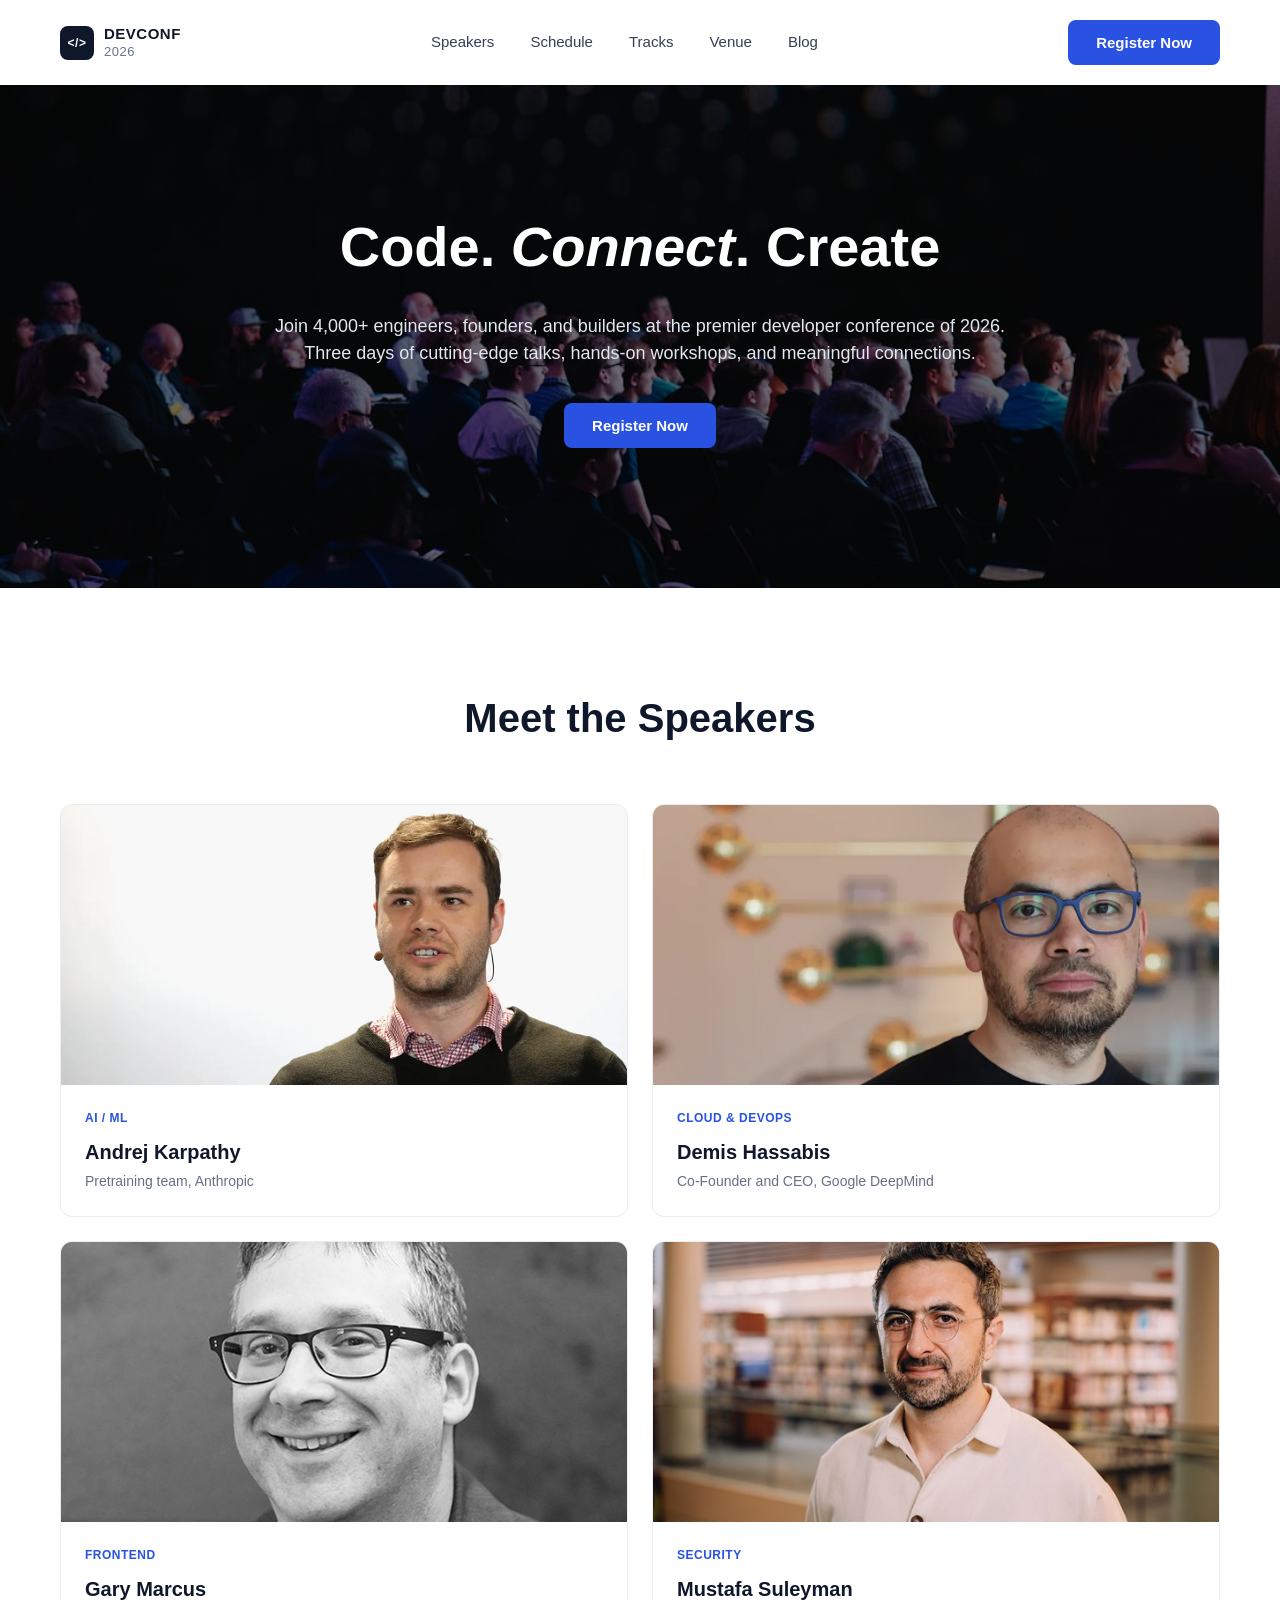
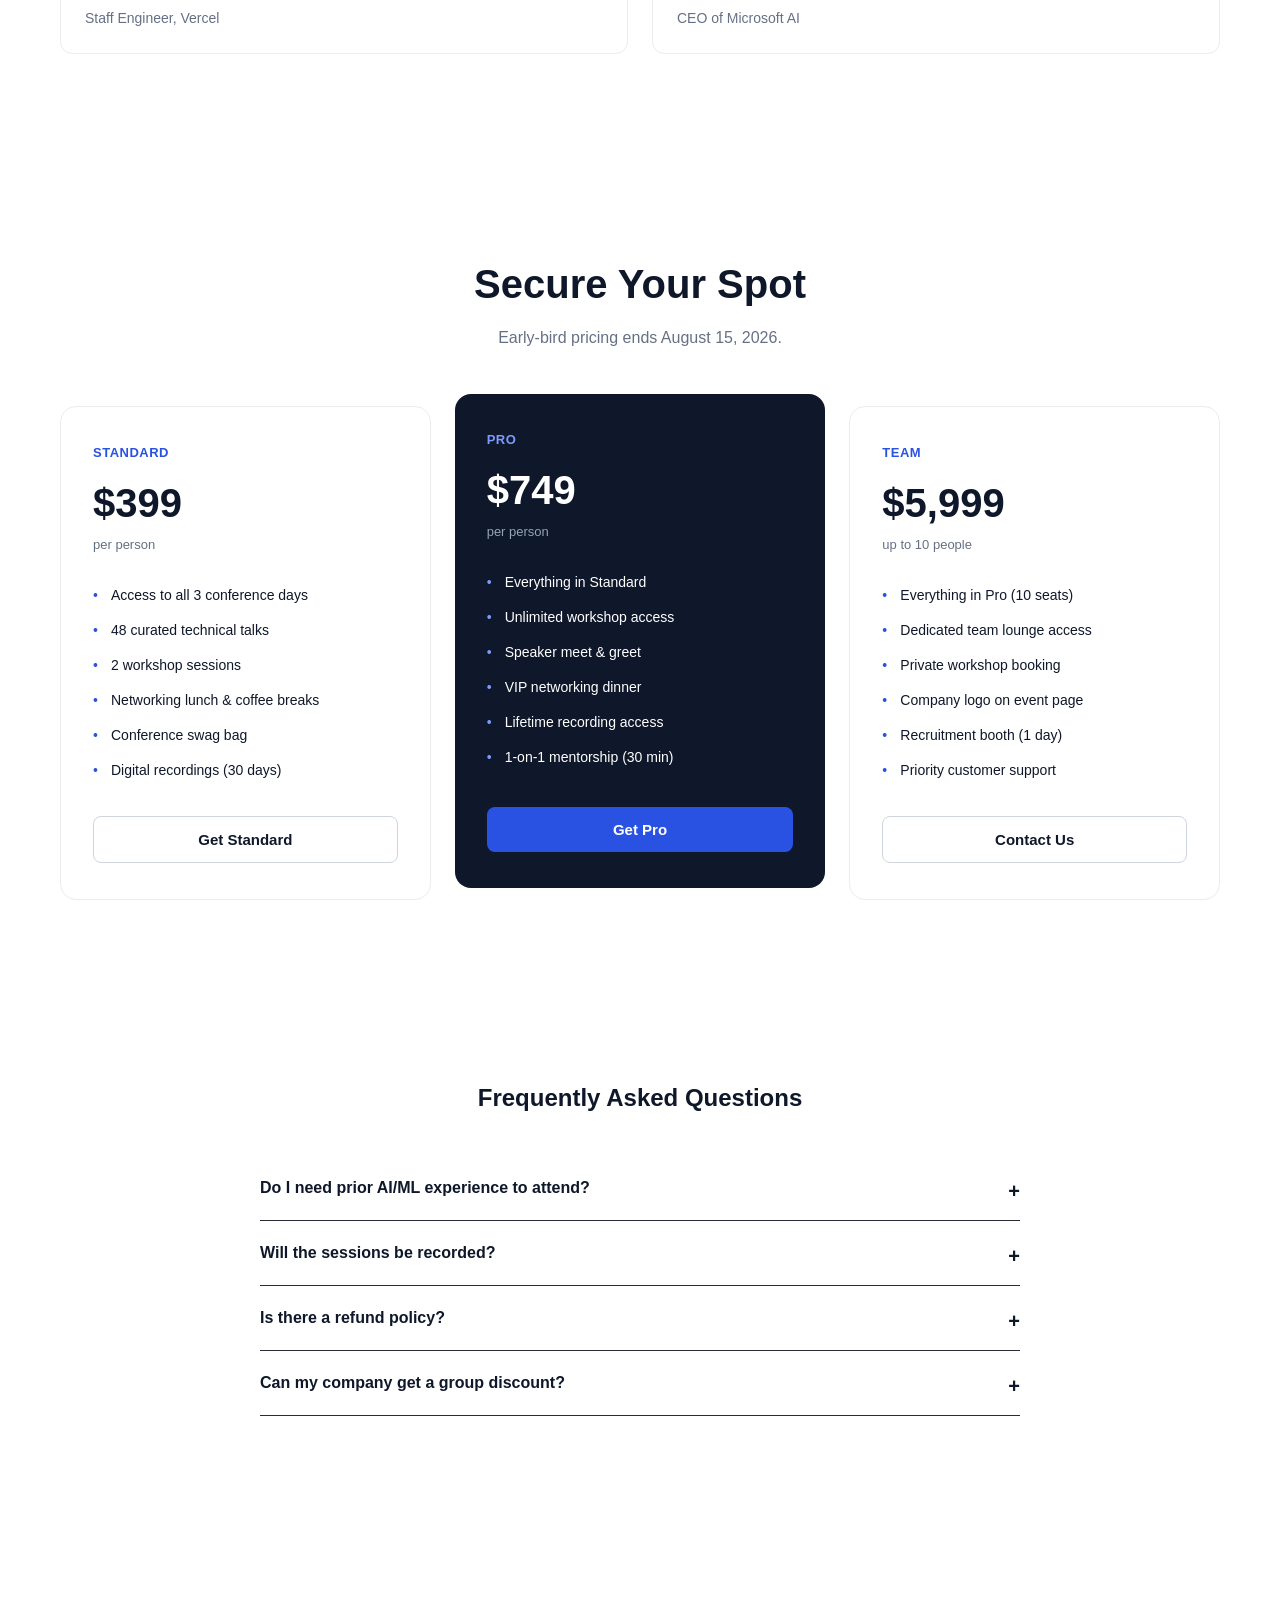
<file: index.html>
<!DOCTYPE html>
<html lang="en">
<head>
<meta charset="UTF-8">
<meta name="viewport" content="width=device-width, initial-scale=1.0">
<title>DevConf 2026 | Code. Connect. Create.</title>
<link rel="stylesheet" href="style.css">
</head>
<body>


  <header class="navbar">
    <div class="logo">
      <span class="logo-icon">&lt;/&gt;</span>
      <span class="logo-text">DEVCONF<br><span class="logo-year">2026</span></span>
    </div>
    <nav class="nav-links">
      <a href="#speakers">Speakers</a>
      <a href="#schedule">Schedule</a>
      <a href="#tracks">Tracks</a>
      <a href="#venue">Venue</a>
      <a href="#blog">Blog</a>
    </nav>
    <button class="btn btn-primary">Register Now</button>
  </header>

  <section class="hero">
    <div class="hero-content">
      <h1>Code. <em>Connect</em>. Create</h1>
      <p>Join 4,000+ engineers, founders, and builders at the premier developer
        conference of 2026. Three days of cutting-edge talks, hands-on workshops,
        and meaningful connections.</p>
      <button class="btn btn-primary">Register Now</button>
    </div>
  </section>


  <section class="speakers" id="speakers">
    <h2>Meet the Speakers</h2>
    <div class="speaker-grid">

      <div class="speaker-card">
        <div class="speaker-photo photo-1"></div>
        <div class="speaker-info">
          <span class="tag">AI / ML</span>
          <h3>Andrej Karpathy</h3>
          <p>Pretraining team, Anthropic</p>
        </div>
      </div>

      <div class="speaker-card">
        <div class="speaker-photo photo-2"></div>
        <div class="speaker-info">
          <span class="tag">CLOUD &amp; DEVOPS</span>
          <h3>Demis Hassabis</h3>
          <p>Co-Founder and CEO, Google DeepMind</p>
        </div>
      </div>

      <div class="speaker-card">
        <div class="speaker-photo photo-3"></div>
        <div class="speaker-info">
          <span class="tag">FRONTEND</span>
          <h3>Gary Marcus</h3>
          <p>Staff Engineer, Vercel</p>
        </div>
      </div>

      <div class="speaker-card">
        <div class="speaker-photo photo-4"></div>
        <div class="speaker-info">
          <span class="tag">SECURITY</span>
          <h3>Mustafa Suleyman</h3>
          <p>CEO of Microsoft AI</p>
        </div>
      </div>

    </div>
  </section>


  <section class="pricing" id="pricing">
    <h2>Secure Your Spot</h2>
    <p class="pricing-subtitle">Early-bird pricing ends August 15, 2026.</p>

    <div class="pricing-grid">

      <div class="price-card">
        <span class="plan-label">STANDARD</span>
        <div class="price">$399</div>
        <span class="price-note">per person</span>
        <ul>
          <li>Access to all 3 conference days</li>
          <li>48 curated technical talks</li>
          <li>2 workshop sessions</li>
          <li>Networking lunch &amp; coffee breaks</li>
          <li>Conference swag bag</li>
          <li>Digital recordings (30 days)</li>
        </ul>
        <button class="btn btn-outline">Get Standard</button>
      </div>

      <div class="price-card price-card-featured">
        <span class="plan-label">PRO</span>
        <div class="price">$749</div>
        <span class="price-note">per person</span>
        <ul>
          <li>Everything in Standard</li>
          <li>Unlimited workshop access</li>
          <li>Speaker meet &amp; greet</li>
          <li>VIP networking dinner</li>
          <li>Lifetime recording access</li>
          <li>1-on-1 mentorship (30 min)</li>
        </ul>
        <button class="btn btn-primary">Get Pro</button>
      </div>

      <div class="price-card">
        <span class="plan-label">TEAM</span>
        <div class="price">$5,999</div>
        <span class="price-note">up to 10 people</span>
        <ul>
          <li>Everything in Pro (10 seats)</li>
          <li>Dedicated team lounge access</li>
          <li>Private workshop booking</li>
          <li>Company logo on event page</li>
          <li>Recruitment booth (1 day)</li>
          <li>Priority customer support</li>
        </ul>
        <button class="btn btn-outline">Contact Us</button>
      </div>

    </div>
  </section>
  </div>
      </section>


      <section class="faq" id="faq">
        <h2>Frequently Asked Questions</h2>
        <div class="faq-list">

          <details class="faq-item">
            <summary class="faq-question">Do I need prior AI/ML experience to attend?</summary>
            <p class="faq-answer">Not at all. DevConf 2026 has tracks for every level — beginner-friendly workshops as well as deep technical talks for experienced engineers.</p>
          </details>

          <details class="faq-item">
            <summary class="faq-question">Will the sessions be recorded?</summary>
            <p class="faq-answer">Yes, all sessions are recorded. Standard ticket holders get 30 days of access, while Pro ticket holders get lifetime access.</p>
          </details>

          <details class="faq-item">
            <summary class="faq-question">Is there a refund policy?</summary>
            <p class="faq-answer">Full refunds are available up to 14 days before the event. After that, tickets can be transferred to another attendee.</p>
          </details>

          <details class="faq-item">
            <summary class="faq-question">Can my company get a group discount?</summary>
            <p class="faq-answer">Yes, teams of 5 or more get a discount. Reach out through the Contact Us button for a custom quote.</p>
          </details>

        </div>
      </section>

    
      <footer class="footer">


  <footer class="footer">
    <div class="footer-top">
    
    </div>
    <hr>
  </footer>

</body>
</html>
</file>
<file: style.css>
* {
  margin: 0;
  padding: 0;
  box-sizing: border-box;
}

body {
  font-family: -apple-system, BlinkMacSystemFont, 'Segoe UI', Roboto, Helvetica, Arial, sans-serif;
  color: #0f172a;
  line-height: 1.5;
}

ul {
  list-style: none;
}

a {
  text-decoration: none;
  color: inherit;
}

.btn {
  padding: 14px 28px;
  border-radius: 8px;
  font-size: 15px;
  font-weight: 600;
  border: none;
  cursor: pointer;
}

.btn-primary {
  background-color: #2952e3;
  color: #ffffff;
}

.btn-primary:hover {
  background-color: #1f3fc4;
}

.btn-outline {
  background-color: transparent;
  border: 1px solid #d0d5dd;
  color: #0f172a;
  width: 100%;
}

.btn-outline:hover {
  background-color: #f8f9fb;
}

.navbar {
  display: flex;
  align-items: center;
  justify-content: space-between;
  padding: 20px 60px;
  background-color: #ffffff;
}

.logo {
  display: flex;
  align-items: center;
  gap: 10px;
  font-weight: 800;
  font-size: 15px;
  letter-spacing: 0.5px;
}

.logo-icon {
  display: flex;
  align-items: center;
  justify-content: center;
  width: 34px;
  height: 34px;
  background-color: #0f172a;
  color: #ffffff;
  border-radius: 8px;
  font-size: 12px;
  font-weight: 700;
}

.logo-text {
  line-height: 1.1;
}

.logo-year {
  font-weight: 400;
  color: #64748b;
  font-size: 13px;
}

.nav-links {
  display: flex;
  gap: 36px;
  font-size: 15px;
  color: #344054;
}

.nav-links a:hover {
  color: #2952e3;
}


.hero {
  background: linear-gradient(rgba(0,0,0,0.55), rgba(0,0,0,0.55)),
              url('banner.jpg') center/cover no-repeat;
  color: #ffffff;
  text-align: center;
  padding: 120px 20px 140px;
}

.hero-content {
  max-width: 780px;
  margin: 0 auto;
}

.hero h1 {
  font-size: 56px;
  font-weight: 800;
  margin-bottom: 24px;
}

.hero h1 em {
  font-style: italic;
}

.hero p {
  font-size: 18px;
  color: #e2e8f0;
  margin-bottom: 36px;
}


.speakers {
  padding: 100px 60px;
  text-align: center;
}

.speakers h2 {
  font-size: 40px;
  font-weight: 800;
  margin-bottom: 56px;
}

.speaker-grid {
  display: grid;
  grid-template-columns: repeat(2, 1fr);
  gap: 24px;
  max-width: 1180px;
  margin: 0 auto;
  text-align: left;
}

.speaker-card {
  border: 1px solid #eaecf0;
  border-radius: 12px;
  overflow: hidden;
  background-color: #ffffff;
}

.speaker-photo {
  width: 100%;
  height: 280px;
  background-size: cover;
  background-position: center;
  background-color: #e2e8f0;
}

.photo-1 { background-image: url('speaker1.jpg'); }
.photo-2 { background-image: url('speaker2.jpg'); }
.photo-3 { background-image: url('speaker3.jpg'); filter: grayscale(100%); }
.photo-4 { background-image: url('speaker4.jpg'); }

.speaker-info {
  padding: 20px 24px 24px;
}

.tag {
  color: #2952e3;
  font-size: 12px;
  font-weight: 700;
  letter-spacing: 0.5px;
}

.speaker-info h3 {
  font-size: 20px;
  font-weight: 700;
  margin: 8px 0 4px;
}

.speaker-info p {
  color: #667085;
  font-size: 14px;
}

.pricing {
  padding: 100px 60px;
  text-align: center;
  background-color: #ffffff;
}

.pricing h2 {
  font-size: 40px;
  font-weight: 800;
  margin-bottom: 12px;
}

.pricing-subtitle {
  color: #667085;
  margin-bottom: 56px;
}

.pricing-grid {
  display: grid;
  grid-template-columns: repeat(3, 1fr);
  gap: 24px;
  max-width: 1180px;
  margin: 0 auto;
  align-items: stretch;
}

.price-card {
  border: 1px solid #eaecf0;
  border-radius: 16px;
  padding: 36px 32px;
  text-align: left;
  display: flex;
  flex-direction: column;
}

.price-card-featured {
  background-color: #0f172a;
  color: #ffffff;
  border: none;
  transform: translateY(-12px);
}

.plan-label {
  font-size: 13px;
  font-weight: 700;
  letter-spacing: 0.5px;
  color: #2952e3;
}

.price-card-featured .plan-label {
  color: #7c9bff;
}

.price {
  font-size: 40px;
  font-weight: 800;
  margin: 10px 0 2px;
}

.price-note {
  font-size: 13px;
  color: #667085;
  display: block;
  margin-bottom: 24px;
}

.price-card-featured .price-note {
  color: #94a3b8;
}

.price-card ul {
  flex-grow: 1;
  margin-bottom: 28px;
}

.price-card li {
  font-size: 14px;
  padding: 7px 0;
  position: relative;
  padding-left: 18px;
}

.price-card li::before {
  content: "•";
  position: absolute;
  left: 0;
  color: #2952e3;
}

.price-card-featured li::before {
  color: #7c9bff;
}


.footer {
  padding: 48px 60px 32px;
  background-color: #ffffff;
}

.footer-top {
  display: flex;
  justify-content: space-between;
  align-items: center;
  margin-bottom: 28px;
}

.social-links {
  display: flex;
  gap: 20px;
  font-size: 16px;
  font-weight: 600;
  color: #344054;
}

.footer hr {
  border: none;
  border-top: 1px solid #eaecf0;
  margin-bottom: 20px;
}

.copyright {
  font-size: 14px;
  color: #667085;
}


@media (max-width: 900px) {
  .navbar {
    flex-direction: column;
    gap: 16px;
    padding: 20px;
  }
  .nav-links {
    gap: 20px;
    flex-wrap: wrap;
    justify-content: center;
  }
  .hero {
    padding: 80px 20px;
  }
  .hero h1 {
    font-size: 36px;
  }
  .speakers, .pricing, .footer {
    padding: 60px 20px;
  }
  .speaker-grid, .pricing-grid {
    grid-template-columns: 1fr;
  }
  .price-card-featured {
    transform: none;
  }
  .footer-top {
    flex-direction: column;
    gap: 20px;
    text-align: center;
  }
}

.faq {
  padding: 80px 20px;
  max-width: 800px;
  margin: 0 auto;
}

.faq h2 {
  text-align: center;
  margin-bottom: 40px;
}

.faq-item {
  border-bottom: 1px solid #2a2a3a;
  padding: 12px 0;
}

.faq-question {
  font-size: 16px;
  font-weight: 600;
  cursor: pointer;
  list-style: none;
  padding: 8px 0;
  position: relative;
}

.faq-question::-webkit-details-marker {
  display: none;
}

.faq-question::after {
  content: "+";
  position: absolute;
  right: 0;
  font-size: 20px;
}

.faq-item[open] .faq-question::after {
  content: "−";
}

.faq-answer {
  color: #94a3b8;
  line-height: 1.6;
  padding: 8px 0 4px;
}
</file>
